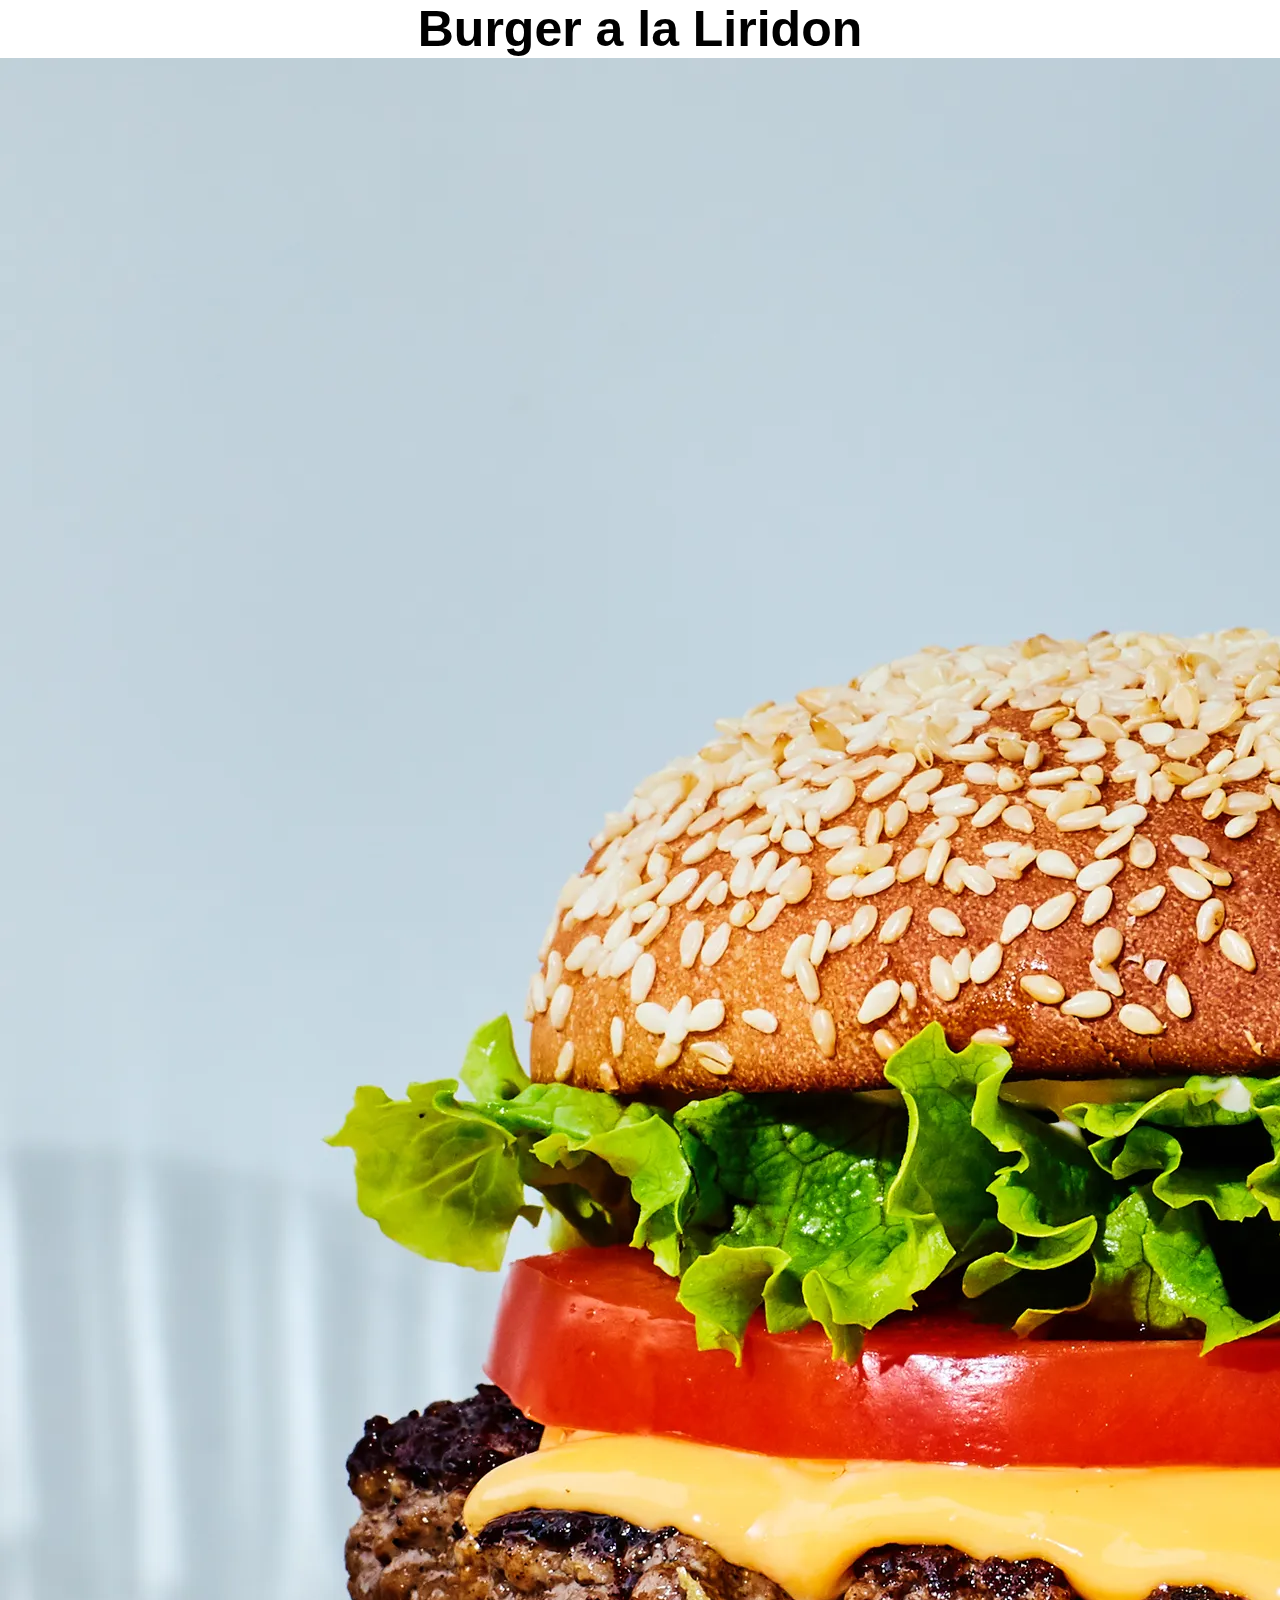
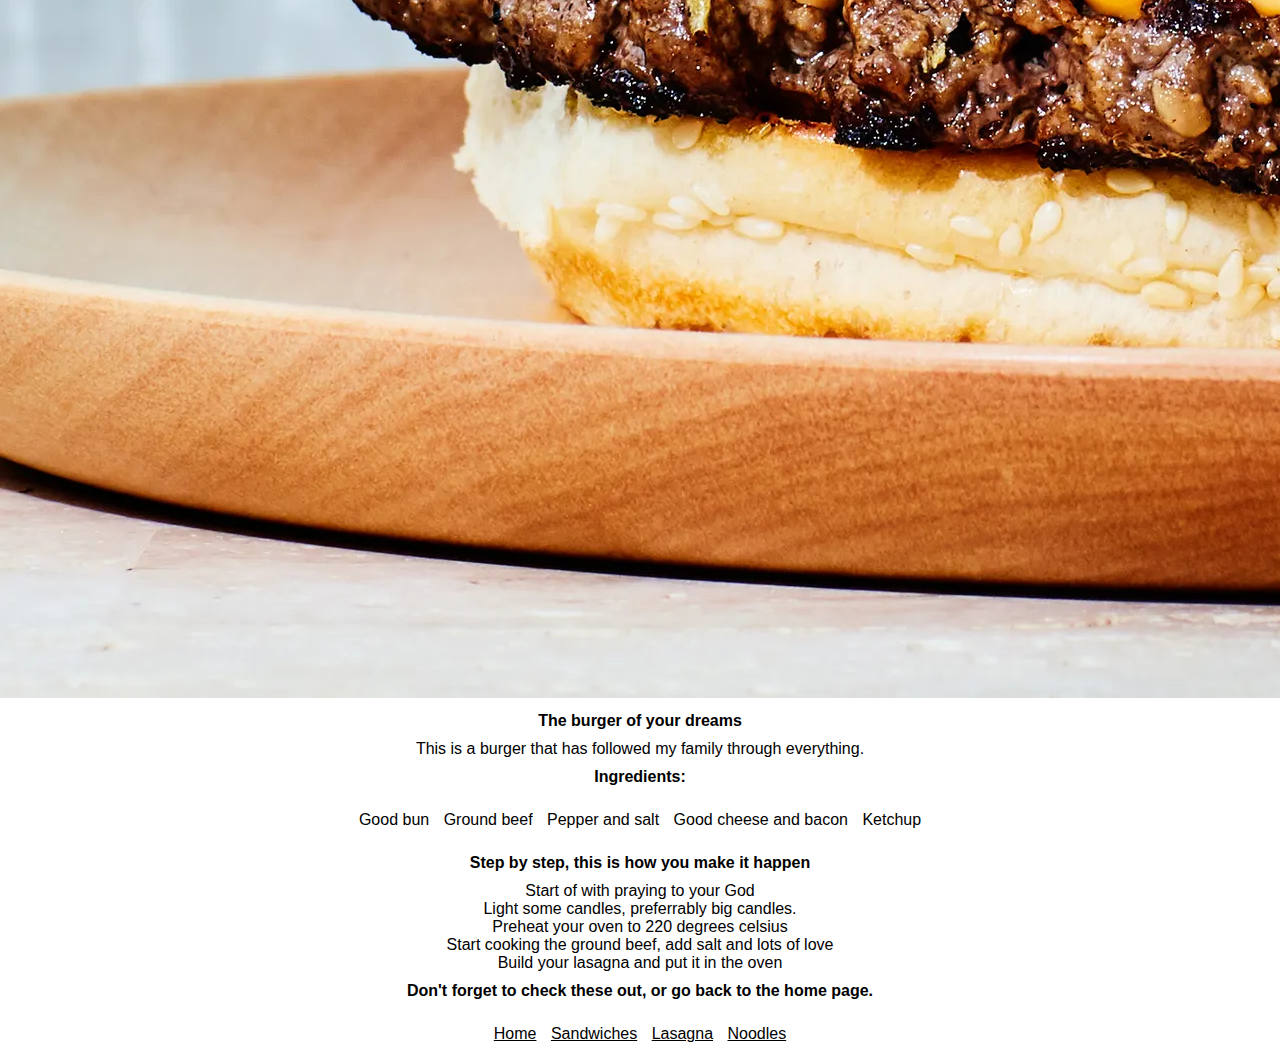
<file: recipes/hamburger.html>
<!DOCTYPE html>
<html lang="en">
<head>
    <meta charset="UTF-8">
    <meta http-equiv="X-UA-Compatible" content="IE=edge">
    <meta name="viewport" content="width=device-width, initial-scale=1.0">
    <link rel="stylesheet" href="/css/style.css">
    <title>Burger a la Liridon</title>
</head>
<body>
    <h1>Burger a la Liridon</h1>
    <img src="/img/Smashburger-recipe-120219.webp" alt="Picture of burger">
    <br>
    <h4>The burger of your dreams</h4>
    <p>This is a burger that has followed my family through everything.</p>

    <h4>Ingredients:</h4>
        <ul>
            <li>Good bun</li>
            <li>Ground beef</li>
            <li>Pepper and salt</li>
            <li>Good cheese and bacon</li>
            <li>Ketchup</li>
        </ul>

<div>
    <h4>Step by step, this is how you make it happen</h4>
    <ol>
        <li>Start of with praying to your God</li>
        <li>Light some candles, preferrably big candles.</li>
        <li>Preheat your oven to 220 degrees celsius</li>
        <li>Start cooking the ground beef, add salt and lots of love</li>
        <li>Build your lasagna and put it in the oven</li>
    </ol>
</div>
<div>
    <h4>Don't forget to check these out, or go back to the home page.</h4>
    <ul>
        <li><a href="/index.html">Home</a></li>
        <li><a href="/recipes/sandwiches.html">Sandwiches</a></li>
        <li><a href="/recipes/lasagna.html">Lasagna</a></li>
        <li><a href="/recipes/noodles.html">Noodles</a></li>
    </ul>
</div>
</body>
</html>
</file>
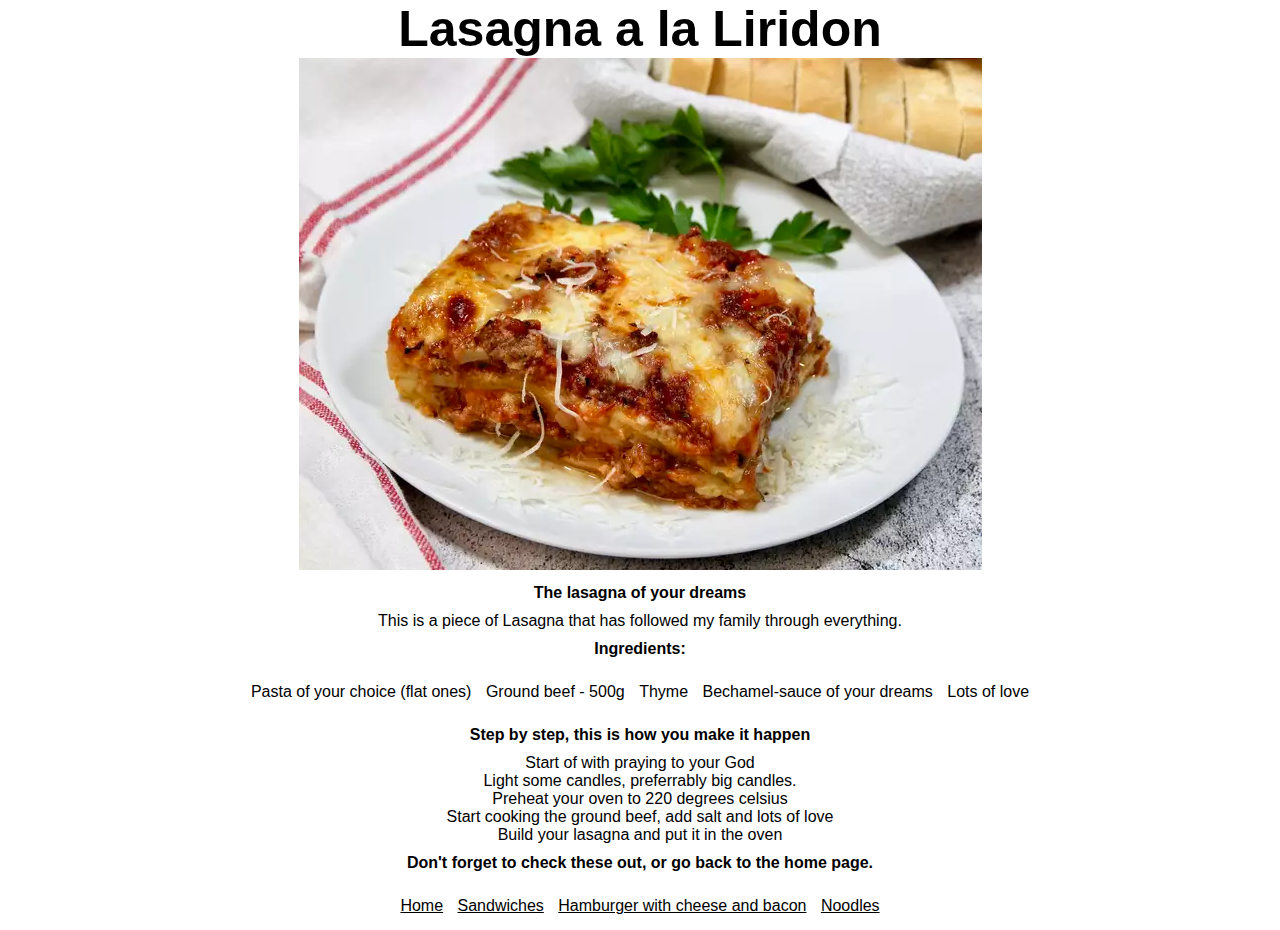
<file: recipes/lasagna.html>
<!DOCTYPE html>
<html lang="en">
<head>
    <meta charset="UTF-8">
    <meta http-equiv="X-UA-Compatible" content="IE=edge">
    <meta name="viewport" content="width=device-width, initial-scale=1.0">
    <link rel="stylesheet" href="/css/style.css">
    <title>Lasagna a la Liridon</title>
</head>
<body>
    <h1>Lasagna a la Liridon</h1>
    <img src="/img/Lasagna.webp" alt="Picture of lasagna">
    <br>
    <h4>The lasagna of your dreams</h4>
    <p>This is a piece of Lasagna that has followed my family through everything.</p>

    <h4>Ingredients:</h4>
        <ul>
            <li>Pasta of your choice (flat ones)</li>
            <li>Ground beef - 500g</li>
            <li>Thyme</li>
            <li>Bechamel-sauce of your dreams</li>
            <li>Lots of love</li>
        </ul>

<div>
    <h4>Step by step, this is how you make it happen</h4>
    <ol>
        <li>Start of with praying to your God</li>
        <li>Light some candles, preferrably big candles.</li>
        <li>Preheat your oven to 220 degrees celsius</li>
        <li>Start cooking the ground beef, add salt and lots of love</li>
        <li>Build your lasagna and put it in the oven</li>
    </ol>
</div>
<div>
    <h4>Don't forget to check these out, or go back to the home page.</h4>
    <ul>
        <li><a href="/index.html">Home</a></li>
        <li><a href="/recipes/sandwiches.html">Sandwiches</a></li>
        <li><a href="/recipes/hamburger.html">Hamburger with cheese and bacon</a></li>
        <li><a href="/recipes/noodles.html">Noodles</a></li>
    </ul>
</div>
</body>
</html>
</file>
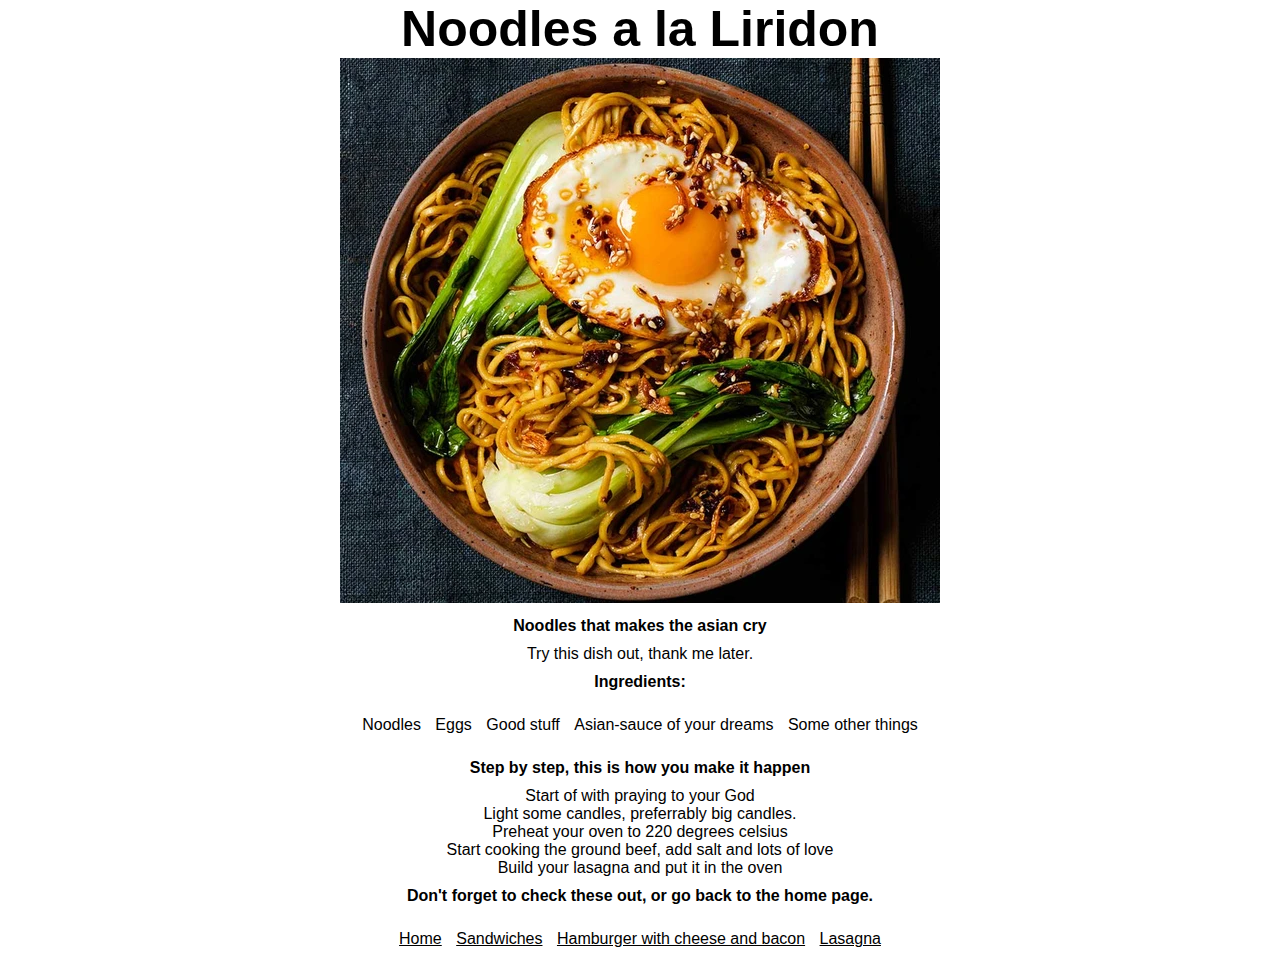
<file: recipes/noodles.html>
<!DOCTYPE html>
<html lang="en">
<head>
    <meta charset="UTF-8">
    <meta http-equiv="X-UA-Compatible" content="IE=edge">
    <meta name="viewport" content="width=device-width, initial-scale=1.0">
    <link rel="stylesheet" href="/css/style.css">
    <title>Noodles a la Liridon</title>
</head>
<body>
    <h1>Noodles a la Liridon</h1>
    <img src="/img/Noodles-with-chilli-oil-eggs-6ec34e9.webp" alt="Picture of noodles">
    <br>
    <h4>Noodles that makes the asian cry</h4>
    <p>Try this dish out, thank me later.</p>

    <h4>Ingredients:</h4>
        <ul>
            <li>Noodles</li>
            <li>Eggs</li>
            <li>Good stuff</li>
            <li>Asian-sauce of your dreams</li>
            <li>Some other things</li>
        </ul>

<div>
    <h4>Step by step, this is how you make it happen</h4>
    <ol>
        <li>Start of with praying to your God</li>
        <li>Light some candles, preferrably big candles.</li>
        <li>Preheat your oven to 220 degrees celsius</li>
        <li>Start cooking the ground beef, add salt and lots of love</li>
        <li>Build your lasagna and put it in the oven</li>
    </ol>
</div>
<div>
    <h4>Don't forget to check these out, or go back to the home page.</h4>
    <ul>
        <li><a href="/index.html">Home</a></li>
        <li><a href="/recipes/sandwiches.html">Sandwiches</a></li>
        <li><a href="/recipes/hamburger.html">Hamburger with cheese and bacon</a></li>
        <li><a href="/recipes/lasagna.html">Lasagna</a></li>
    </ul>
</div>
</body>
</html>
</file>
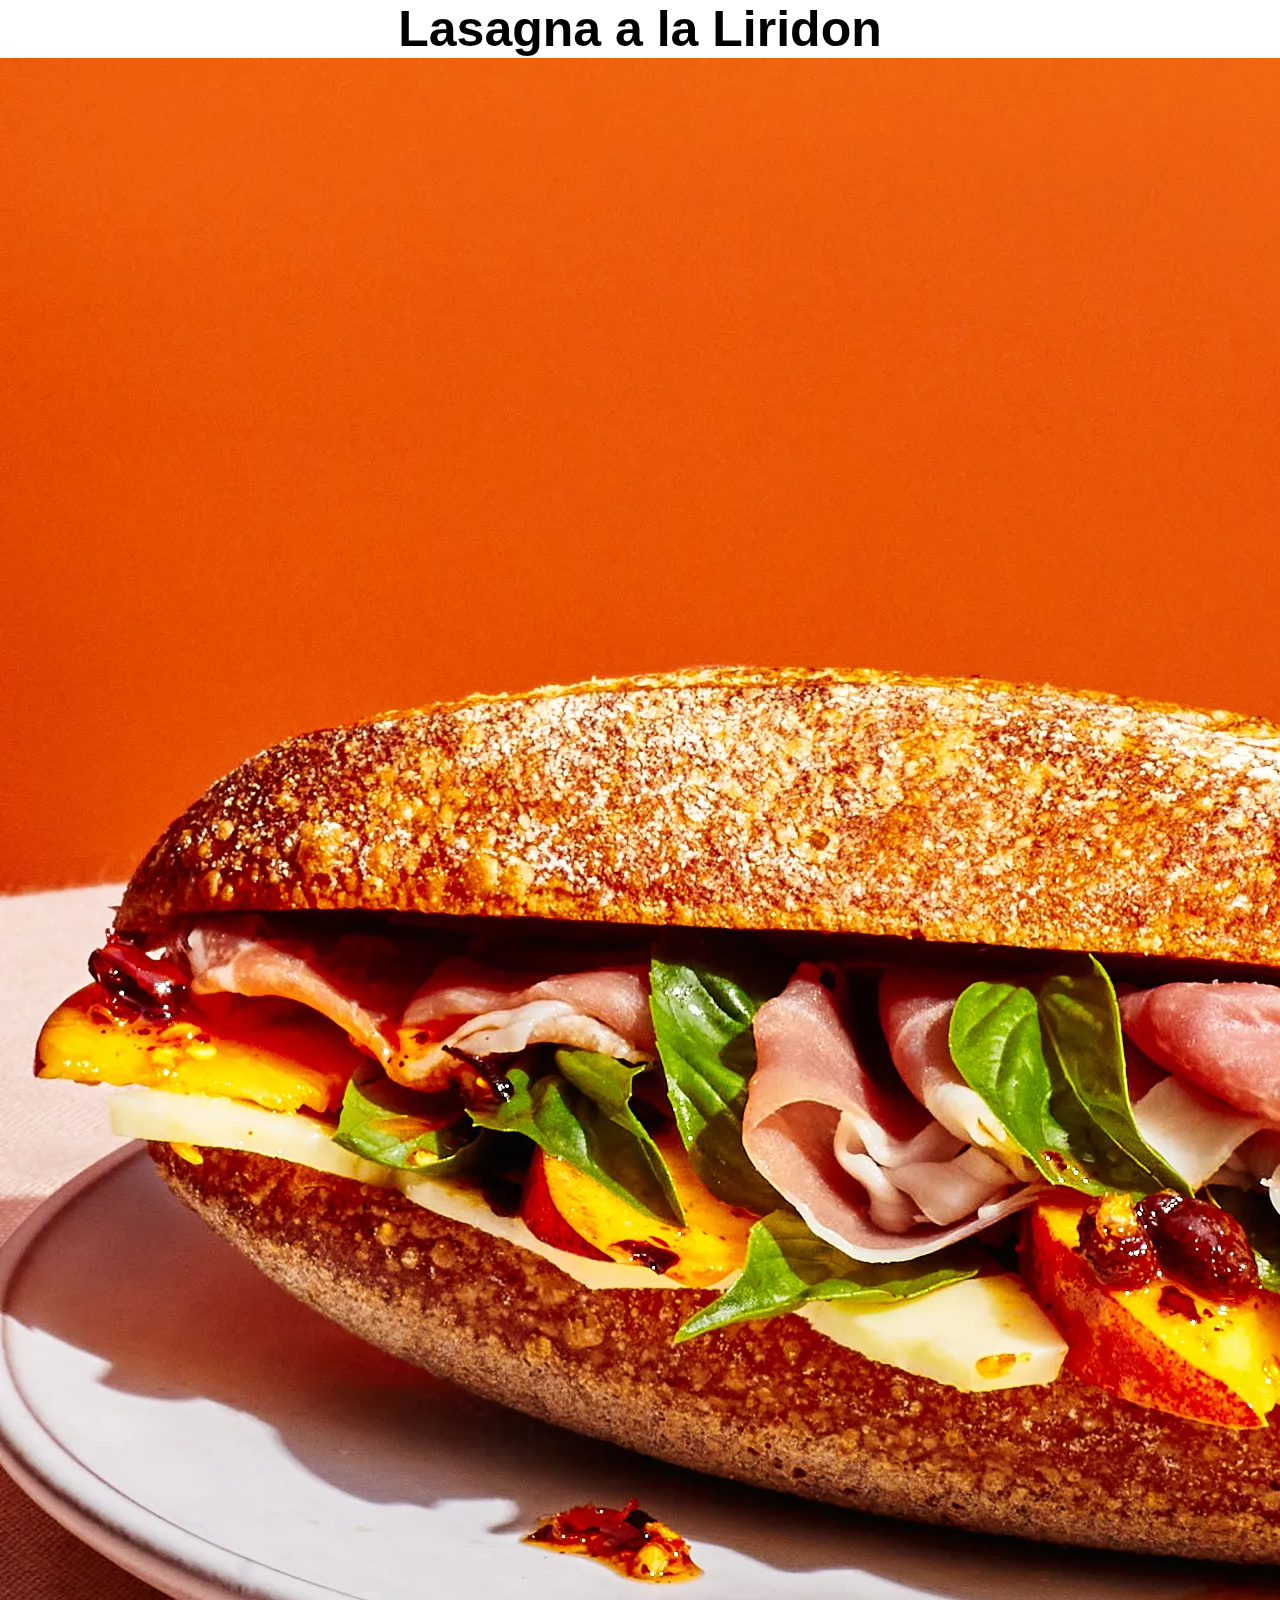
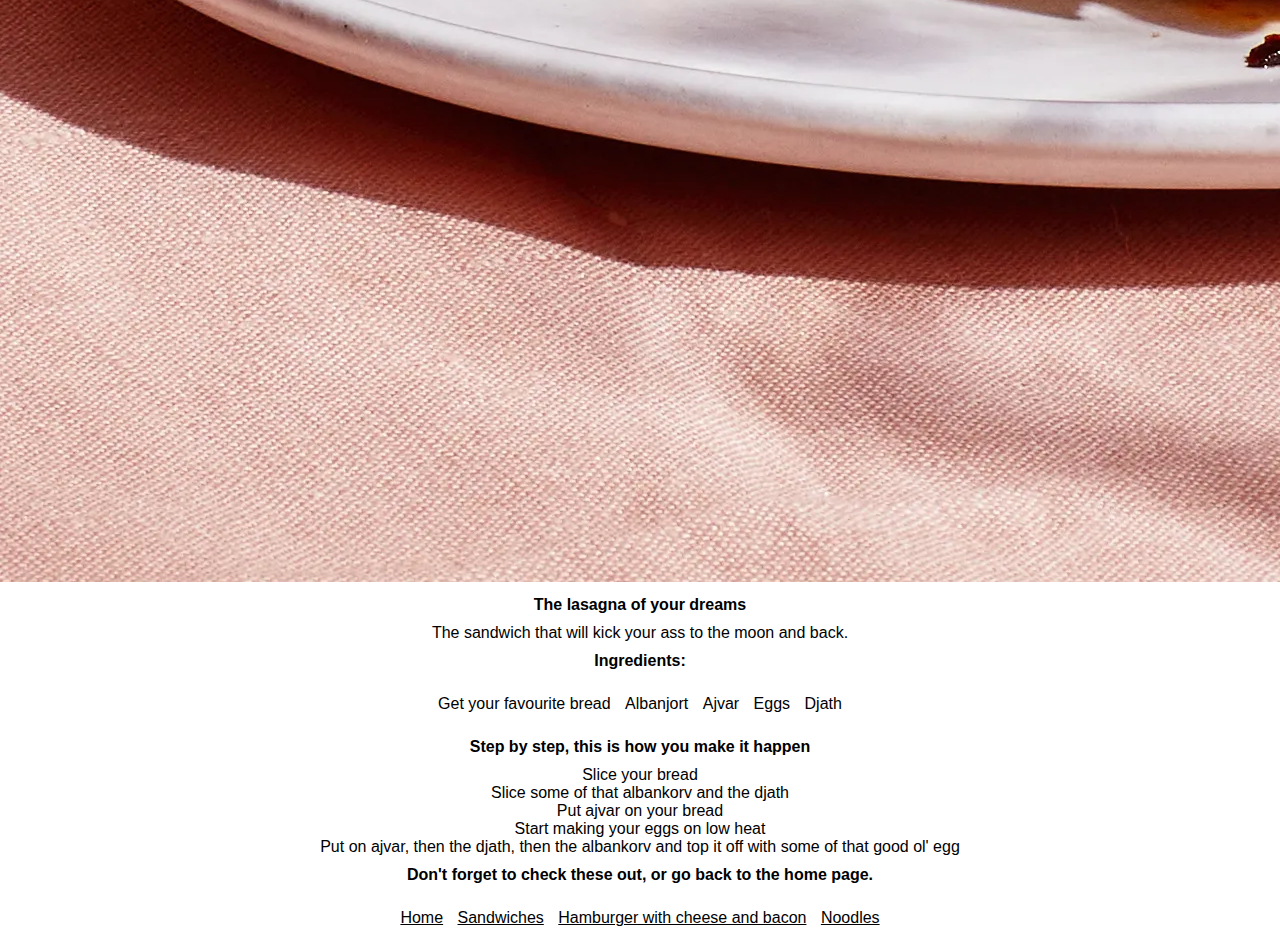
<file: recipes/sandwiches.html>
<!DOCTYPE html>
<html lang="en">
<head>
    <meta charset="UTF-8">
    <meta http-equiv="X-UA-Compatible" content="IE=edge">
    <meta name="viewport" content="width=device-width, initial-scale=1.0">
    <link rel="stylesheet" href="/css/style.css">
    <title>Lasagna a la Liridon</title>
</head>
<body>
    <h1>Lasagna a la Liridon</h1>
    <img src="/img/20220615-0622-sandwiches-1746-final (1).webp" alt="Picture of sandwich">
    <br>
    <h4>The lasagna of your dreams</h4>
    <p>The sandwich that will kick your ass to the moon and back.</p>

    <h4>Ingredients:</h4>
        <ul>
            <li>Get your favourite bread</li>
            <li>Albanjort</li>
            <li>Ajvar</li>
            <li>Eggs</li>
            <li>Djath</li>
        </ul>

<div>
    <h4>Step by step, this is how you make it happen</h4>
    <ol>
        <li>Slice your bread</li>
        <li>Slice some of that albankorv and the djath</li>
        <li>Put ajvar on your bread</li>
        <li>Start making your eggs on low heat</li>
        <li>Put on ajvar, then the djath, then the albankorv and top it off with some of that good ol' egg</li>
    </ol>
</div>
<div>
    <h4>Don't forget to check these out, or go back to the home page.</h4>
    <ul>
        <li><a href="/index.html">Home</a></li>
        <li><a href="/recipes/sandwiches.html">Sandwiches</a></li>
        <li><a href="/recipes/hamburger.html">Hamburger with cheese and bacon</a></li>
        <li><a href="/recipes/noodles.html">Noodles</a></li>
    </ul>
</div>
</body>
</html>
</file>
<file: css/style.css>
* {
    font-family: Calibri, 'Trebuchet MS', sans-serif;
    padding: 0;
    margin: 0;
    text-align: center;
}

h1 {
    font-size: 50px;
    font-weight: 700;
    text-align: center;
}

h4 {
    padding: 5px;
    margin: 5px auto;
}

ul {
    padding: 5px;
}

ul li {
    display: inline-block;
    padding: 5px;
    margin: 5px auto;
}

ul li a {
    color: #000;
}

ul li a:hover {
    color: #555;
}
</file>
